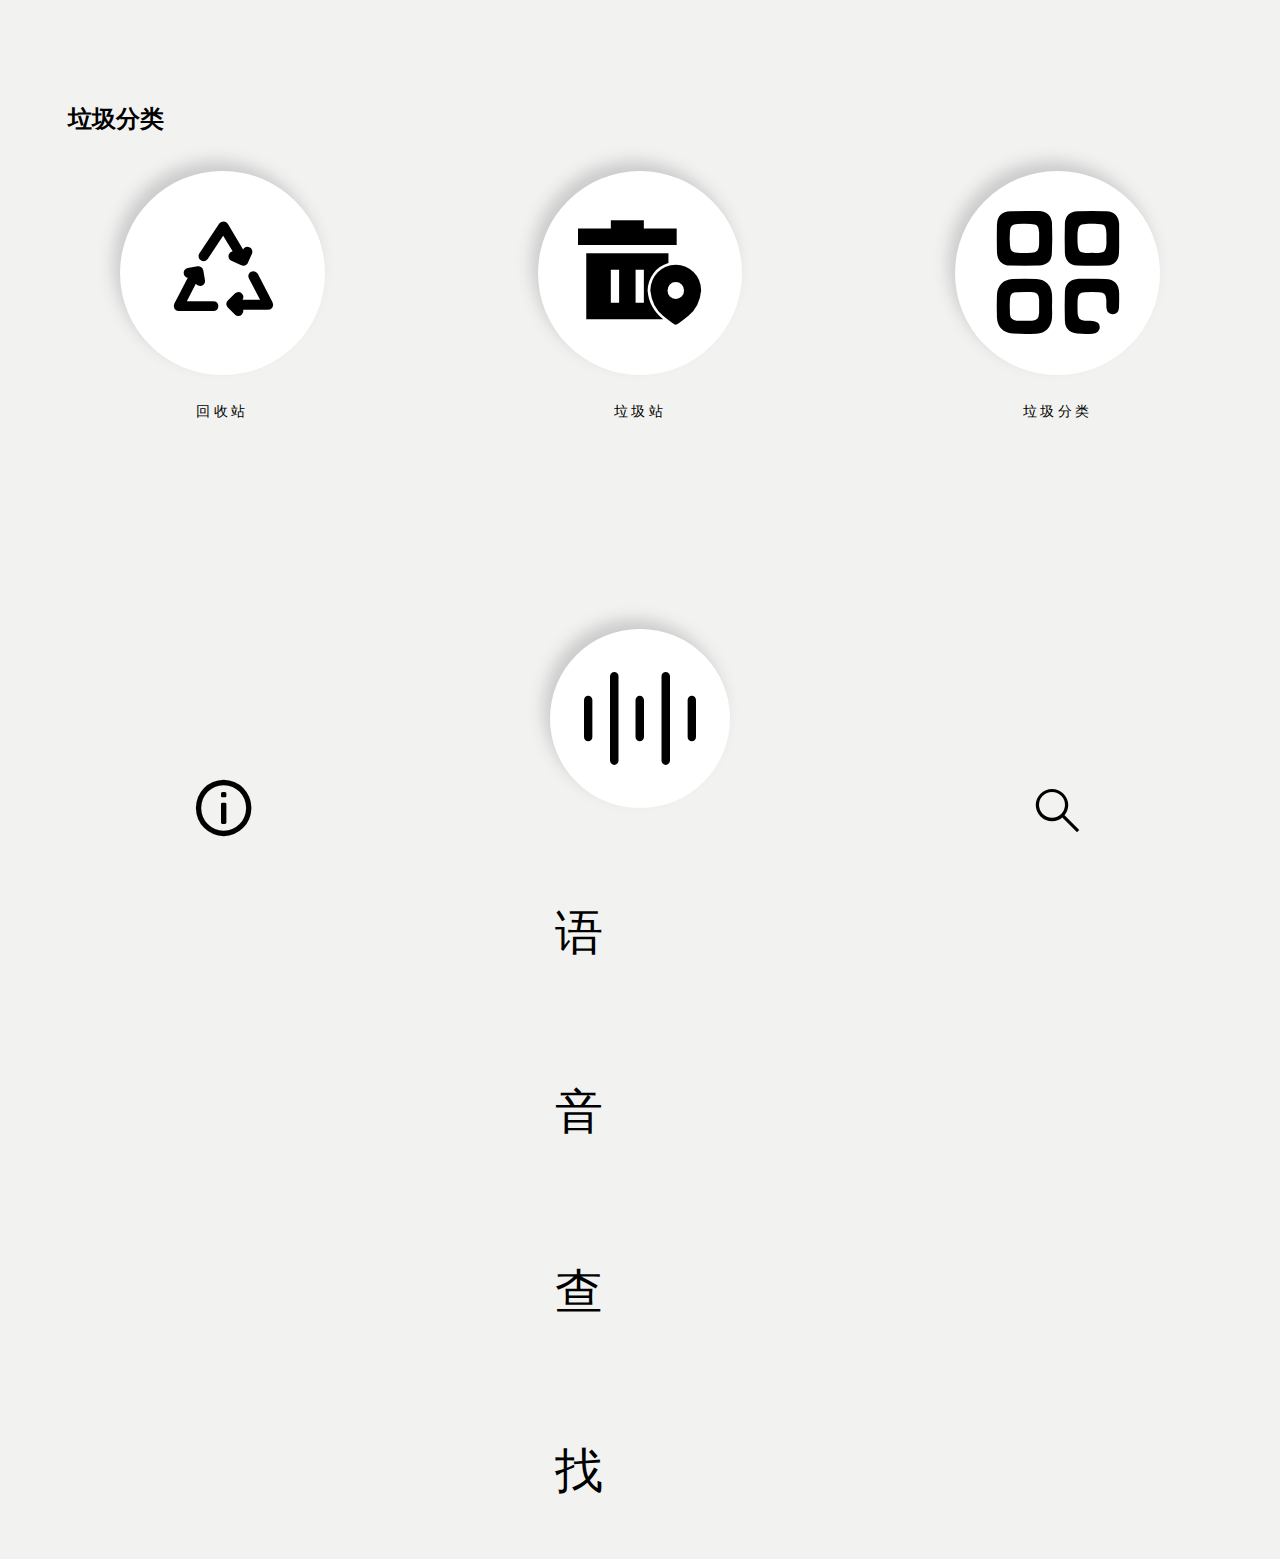
<file: index.html>
<!DOCTYPE html>
<html>
<head>
    <meta charset="utf-8">
    <meta name="viewport" content="width=device-width,initial-scale=1,minimum-scale=1,maximum-scale=1,user-scalable=no" />
	<link rel="stylesheet" href="./css/iconfont.css">
	<link href="css/mui.min.css" rel="stylesheet"/>
	<link href="css/common.css" rel="stylesheet"/>
	<link rel="stylesheet" href="css/index.css">
    <title></title>
</head>
<body>
	
	<header>
		<div class="title"><h3>垃圾分类</h3></div>
		<div class="content">
			<ul>
				<li class='recycleBin'>
					<i class="iconfont icon-huishouzhan"></i>
				<span>回收站</span>
				</li>
				<li class='refuseBin'>
					<i class="iconfont icon-lajizhan-s"></i>
				<span>垃圾站</span>
				</li>
				<li class="classifyList">
					<i class="iconfont icon-caidan"></i>
				<span>垃圾分类</span>
				</li>
			</ul>
		</div>
	</header>
	
	<footer>
		<div class="about"><i class="iconfont icon-guanyu"></i></div>
		<div class="voice"><i class="iconfont icon-yuyinhecheng" id="voice"><span>语音查找</span></i></div>
		<div class="search"><i class="iconfont icon-icon-" id="search"></i></div>
	</footer>
	
	
	<script src="js/mui.min.js"></script>
	<script src="js/flexible.js"></script>
	<script type="text/javascript" charset="utf-8">
	  	mui.init();
		mui.plusReady(function() {
			plus.navigator.setStatusBarBackground('#F2F3F3');
			
			//触发语音识别
		
			mui('footer').on('tap', '#voice', function() {
				let options = {
					punctuation: false
				}
				plus.speech.startRecognize( options, function(data) {
					//success 跳转页面
					mui.openWindow({
						url: "detail.html",
						id: "detail",
						extras: {
							title: encodeURI(data)
						}
					})
				}, function() {
					//failure
					mui.toast('语音识别失败~请重试!!!')
				});
			})
			 
		//跳转到搜索页
		mui('footer').on('tap', "#search", function() {
			mui.openWindow({
				url: "search.html",
				id: "search"
			})
		})
			
			//跳转到分类页
			mui('.classifyList').on('tap', 'i', function() {
				mui.openWindow({
					url: "classify.html",
					id: "classify"
				})
			})
			
			//弹出关于信息
			mui('.about').on('tap', 'i', function() {
				mui.alert('此App致力于做您身边最懂垃圾分类的助手！一键垃圾查询即可快速精准定位干垃圾、湿垃圾、有害垃圾、可回收物的准确分类，垃圾分类处理轻松无忧。', '', ['确定'], function(e) {
					
				}, 'div')
			})
			
			mui('.refuseBin').on('tap', 'i', function() {
				mui.alert('对不起，此功能还未开放！' , '', ['确定'], function(e) {
					
				})
			}, 'div')
			
			mui('.recycleBin').on('tap', 'i', function() {
				mui.alert('对不起，此功能还未开放！' , '' , ['确定'], function(e) {
					
				})
			}, 'div')
			
		})
			
		
	</script>
</body>
</html>
</file>
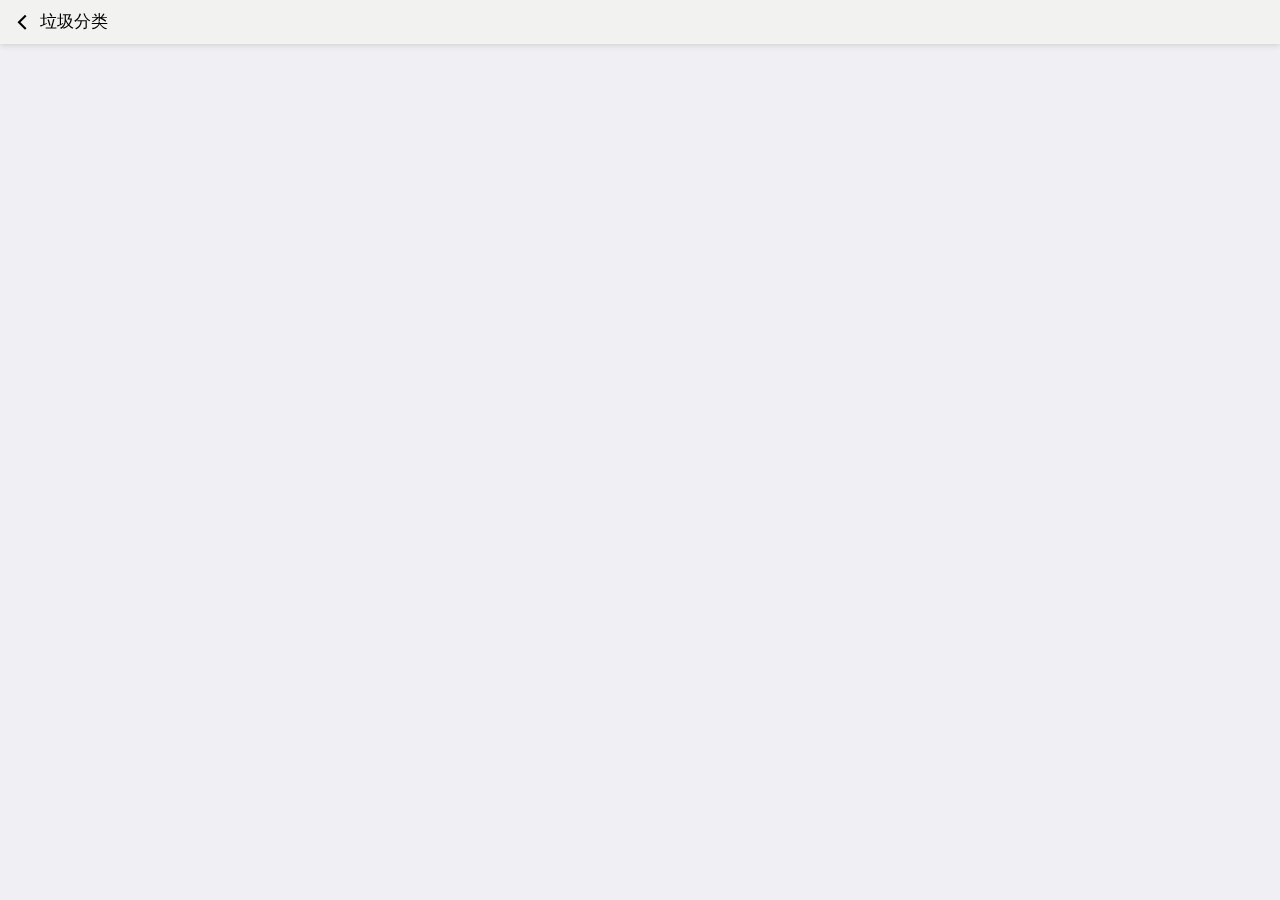
<file: classify.html>
<!doctype html>
<html>

	<head>
		<meta charset="utf-8">
		<title></title>
		<meta name="viewport" content="width=device-width,initial-scale=1,minimum-scale=1,maximum-scale=1,user-scalable=no" />
		<link href="css/mui.css" rel="stylesheet" />
		<link href="css/common.css" rel="stylesheet"/>
		<link rel="stylesheet" href="css/classify.css">
	</head>

	<body>
		<div class="container">
		<header class="mui-bar mui-bar-nav">
			<a class="mui-action-back mui-icon mui-icon-left-nav mui-pull-left"></a>
			<h1 class="mui-title">垃圾分类</h1>
		</header>
		
		<section>
			<div class="mui-slider">
			  <div class="mui-slider-group" id="muiGroup">
			    

			  </div>
			</div>
			
			<div class="scroll-list">
			<div class="mui-scroll-wrapper">
				<div class="mui-scroll">
					<!--这里放置真实显示的DOM内容-->
					<ul class="list mui-table-view" id='slideItem'>
						<!-- <li>111111</li>
						<li>111111</li>
						<li>111111</li>
						<li>111111</li>
						<li>111111</li>
						<li>111111</li>
						<li>111111</li>
						<li>111111</li>
						<li>111111</li>
						<li>111111</li>
						<li>111111</li>
						<li>111111</li>
						<li>111111</li>
						<li>111111</li>
						<li>111111</li>
						<li>111111</li>
						<li>111111</li>
						<li>111111</li>
						<li>111111</li>
						<li>111111</li>
						<li>111111</li>
						<li>111111</li>
						<li>111111</li>
						<li>111111</li>
						<li>111111</li> -->
					</ul>
				</div>
			</div>
			</div>
		</section>
		</div>
		
		<script src="js/mui.js"></script>
		<script src="js/flexible.js"></script>
		<script type="text/javascript">
			mui.init()
			mui.plusReady(function () {
				
				//垃圾分类数据请求
				mui.ajax('http://apis.juhe.cn/rubbish/category', {
					dataType: 'json',
					data: {
						key: 'dfe7a5dc90a9be32d35d15d5a06eb619'
						
					},
					success: function(data) {
						var result = data.result
						mui.each(result, function(index, item) {
							var muiGroup = document.getElementById('muiGroup')
							muiGroup.innerHTML += `
							<div class="mui-slider-item">
							  <div>
							  <h3>${item.name}</h3>
							  <p>${item.explain}</p>
							  </div>
							</div>
							`
						})
						
						//调用显示数据的函数
						fAddList(result[0])
						
						//滑动
						mui('.mui-slider').slider().gotoItem(0);
						
						//滑动事件操作
						document.querySelector('.mui-slider').addEventListener('slide', function(e) {
							//滑动到了第几个
							fAddList(result[e.detail.slideNumber])
						})
					}
				})
				
			    //滑动函数
				mui('.mui-scroll-wrapper').scroll()
				
				//滑动展示相应的内容
				function fAddList(options) {
					var sHtml = ''
					var newArr = options.common.split('、')
					mui.each(newArr, function(index, item) {
						sHtml += `
						<li data-title='${item}' class='mui-table-view-cell'>${item}</li>
						`
					})
					document.getElementById('slideItem').innerHTML = sHtml
				}
				
				//点击列表跳转页面
				mui('#slideItem').on('tap', 'li', function() {
					var dataTitle = this.getAttribute('data-title')
					mui.openWindow({
						url: "detail.html",
						id: "detail",
						extras: {
							title: encodeURI(dataTitle)
						}
					})
				})
				
			})
		</script>
	</body>

</html>
</file>
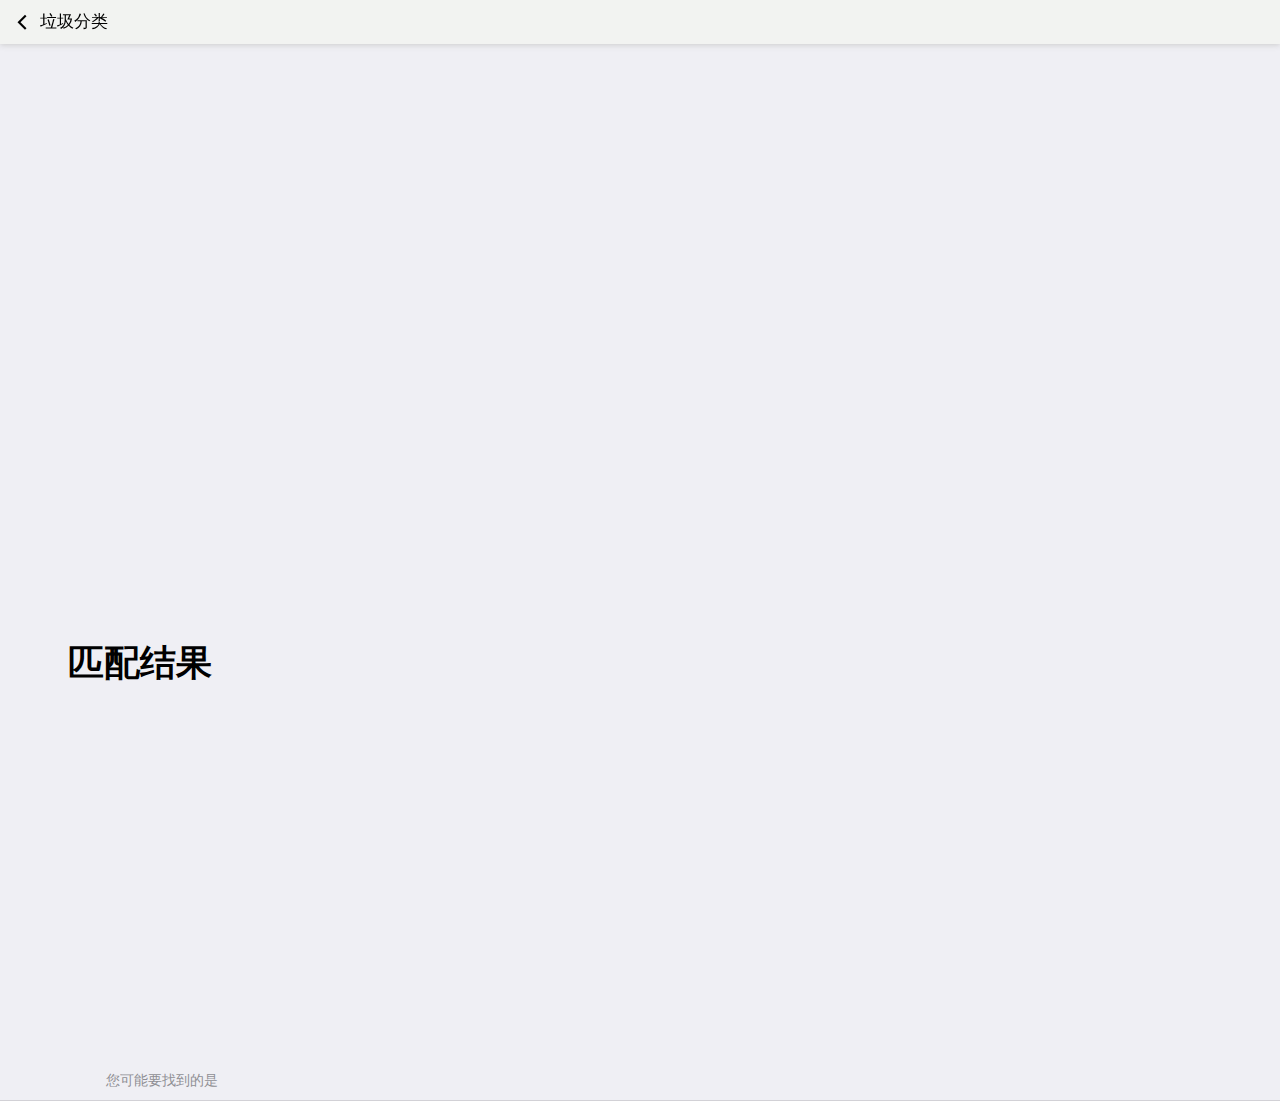
<file: detail.html>
<!doctype html>
<html>

	<head>
		<meta charset="utf-8">
		<title></title>
		<meta name="viewport" content="width=device-width,initial-scale=1,minimum-scale=1,maximum-scale=1,user-scalable=no" />
		<link href="css/mui.css" rel="stylesheet" />
		<link href="css/common.css" rel="stylesheet"/>
		<link href="css/detail.css" rel="stylesheet"/>
	</head>

	<body>
		
		<header class="mui-bar mui-bar-nav">
			<a class="mui-action-back mui-icon mui-icon-left-nav mui-pull-left"></a>
			<h1 class="mui-title">垃圾分类</h1>
		</header>
		
		<section>
			<h1>匹配结果</h1>
			<div class="detail-title" id="detail-title">
			<!-- <p></p>
			<h3></h3> -->
			</div>
			<div class="datail-list" id="detail-list">
				<p class="detail-list-title">您可能要找到的是</p>
				<ul class="mui-table-view datail-list">
					</ul>
			</div>
		</section>
		
		<script src="js/mui.js"></script>
		<script src="js/flexible.js"></script>
		<script type="text/javascript">
			mui.init();
			mui.plusReady(function() {
				//接收主页面传过来的值
				var self = plus.webview.currentWebview();
				var title = decodeURI(self.title);
				var detailTitle = document.getElementById("detail-title");
				var detailList = document.getElementById("detail-list");
				
				
				//请求接口
				mui.ajax('http://apis.juhe.cn/rubbish/search', {
					dataType: 'json',
					data: {
						key: 'dfe7a5dc90a9be32d35d15d5a06eb619',
						q: title
					},
				    success: function(data) {
						var result = data.result
						if(!result) {
							detailTitle.innerHTML = `
							<p>垃圾君正在查阅资料,请稍后查看</p>
							<h3>未知垃圾</h3>
							`
							return false
						}
						//有数据的情况下
						mui.each(result, function(index, item) {
							if(item.itemName == title) {
								detailTitle.innerHTML = `
								<p>${item.itemName}为</p>
								<h3>${item.itemCategory}</h3>
								`
							}else{
								detailList.innerHTML += `
								<li class="mui-table-view-cell">
									<a class="mui-navigate-right">
										<p>${item.itemName}</p>
										<p>${item.itemCategory}</p>
									</a>
								</li>
								`
							}
						})
						}
					})
			})
		</script>
	</body>

</html>
</file>
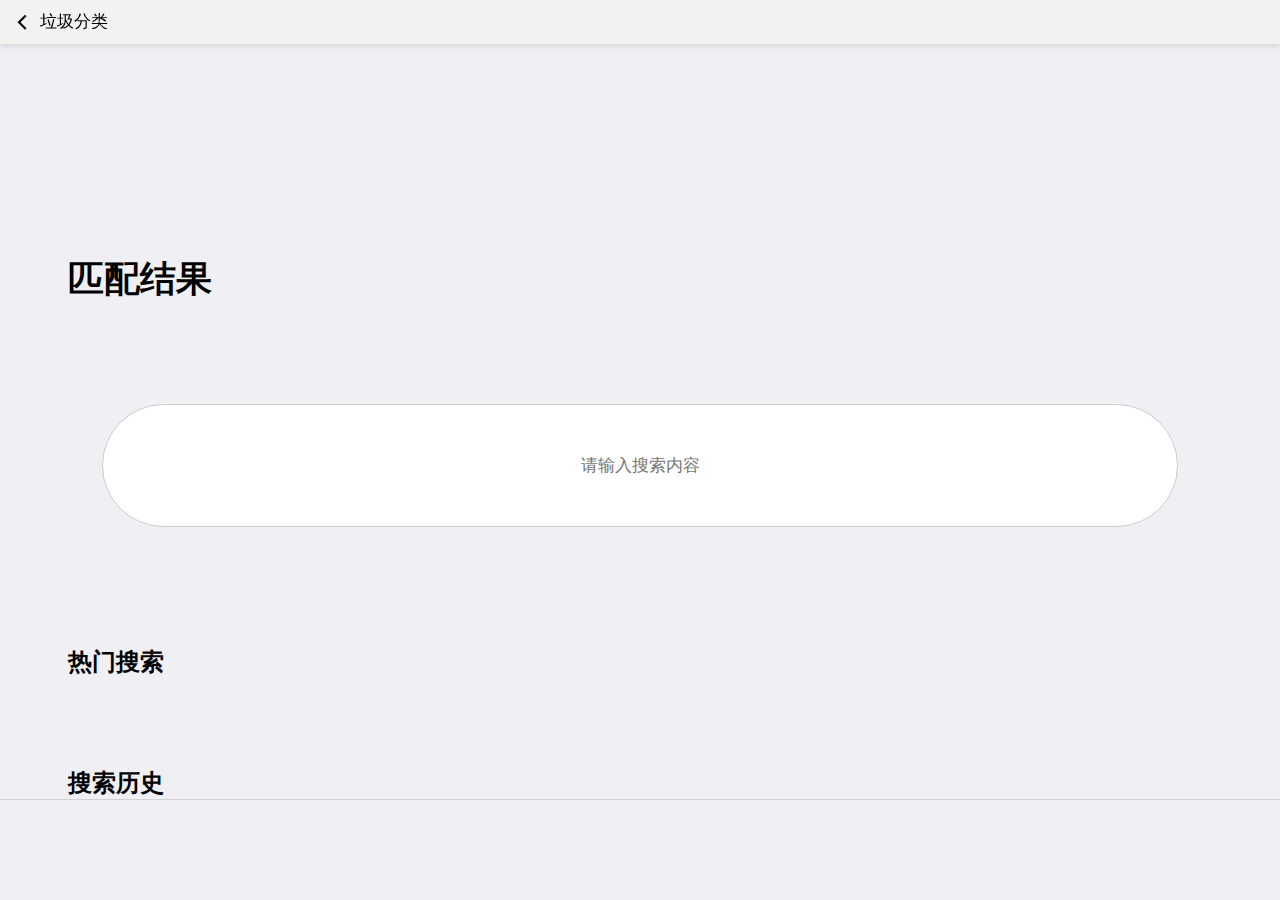
<file: search.html>
<!doctype html>
<html>

	<head>
		<meta charset="utf-8">
		<title></title>
		<meta name="viewport" content="width=device-width,initial-scale=1,minimum-scale=1,maximum-scale=1,user-scalable=no" />
		<link href="css/mui.css" rel="stylesheet" />
		<link href="css/common.css" rel="stylesheet"/>
		<link href="css/search.css" rel="stylesheet"/>
	</head>

	<body>
		<header class="mui-bar mui-bar-nav">
			<a class="mui-action-back mui-icon mui-icon-left-nav mui-pull-left"></a>
			<h1 class="mui-title">垃圾分类</h1>
		</header>
		
		<section class="match-result">
			<h1>匹配结果</h1>
			<div class="search-input">
				<form action="" onsubmit="return false" id="formSearch">
				<input type="text"   id="searchInput" autofocus="autofocus" placeholder="请输入搜索内容">
				</form>
			</div>
		</section>
		
		<section class="search-list">
			<div class="hot-search">
				<h3>热门搜索</h3>
				<ul id="hot-search-list">
					
				</ul>
			</div>
			<div class="history-search" id="historyList">
				<h3>搜索历史</h3>	
						<ul class="mui-table-view">
								<!-- <li class="mui-table-view-cell">
									<a class="mui-navigate-right">
										Item 1
									</a>
								</li> -->
							</ul>
				</div>
		</section>
		
		<script src="js/mui.js"></script>
		<script src="js/flexible.js"></script>
		<script type="text/javascript">
			mui.init({
				  gestureConfig:{
					  longtap: true
				  }
			})
			mui.plusReady(function() {
				var sHtmlLi = ''
				//一旦进入页面,就需要读取本地存储的内容
				var storage = localStorage
				fGetStorage()
				// storage.clear()
				// console.log(storage.getItem('historySearch'))
				
				//热门搜索
				mui.ajax('http://apis.juhe.cn/rubbish/hotSearch', {
					dataType: 'json',
					data: {
						key: 'dfe7a5dc90a9be32d35d15d5a06eb619'
					},
					success: function(data) {
						// console.log(JSON.stringify(data));
						var result = data.result;
						mui.each(result, function(index, item) {
							var hotSaerchList = document.getElementById('hot-search-list')
							hotSaerchList.innerHTML += `
							<li data-title='${item.itemName}'>${item.itemName}</li>
							`
						})
					}
				})
				
				//点击热门搜索,进入详情页
				mui('#hot-search-list').on("tap", 'li', function() {
					var dataTitle = this.getAttribute('data-title')
					//调用跳转函数,跳转页面
					fOpenWindow(dataTitle)
					//设置本地存储
					fSetStorage(dataTitle)
					//读取本地存储
					fGetStorage()
				})
				
				//键盘事件
				mui('.search-input').on('keypress', '#formSearch', function(e) {
					
						var keyCode = e.keyCode
						//获取input搜索框的输入值
						var inputValue = document.getElementById('searchInput').value
						//点击了搜索按钮,进入搜索状态
						if (keyCode == 13) {
							//调用跳转函数,跳转页面
							fOpenWindow(inputValue)
							//设置本地存储
							fSetStorage(inputValue)
							//读取本地存储
							fGetStorage()
							//收起软键盘
							document.activeElement.blur();
						}
						
				})
				
				
				//点击页面空白处,收起软键盘
				window.addEventListener('touchstart', function() {
					document.activeElement.blur();
				}.false);
				
				//点击搜索历史,跳转到详情页
				mui('.mui-table-view').on('tap', 'li', function() {
					
					var dataTitle = this.getAttribute('data-title')
					//跳转页面
					fOpenWindow(dataTitle)
				})
				
				//向左滑动删除历史
				mui('.mui-table-view').on('longtap', 'li', function() {
					var deleteItem = this
					//弹出确定框
					mui.confirm('是否删除历史记录','',['取消','确认'],function (e) {
						if (e.index == 1){
							deleteHistory(deleteItem)
						}
				},'div')
					
				})
				
				//删除历史函数
				function deleteHistory(val) {
					//删除对应的列表元素
					val.remove()
				}
				
				//封装跳转到详情页的函数
				function fOpenWindow(val) {
					mui.openWindow({
						url: "detail.html",
						id: "detail",
						extras: {
							title: encodeURI(val)
						}
					})
				}
				
				/**本地持久化存储
				 * 1.设置
				 * 2.读取
				 * */
				
				//本地存储 读取操作
				function fGetStorage() {
					//清空
					sHtmlLi = ''
					//如果本地存储没有key,就设置,如果有key就获取
					if( !storage.getItem('historySearch')) {
						storage.setItem('historySearch', '[]')
					}
					//如果有,循环遍历渲染到页面
					var arr = JSON.parse(storage.getItem('historySearch'))
					mui.each(arr, function(index, item) {
						sHtmlLi += `
						<li class="mui-table-view-cell" data-title=${item}>
							<a class="mui-navigate-right">
								${item}
							</a>
						</li>
						`
					})
					document.querySelector('.mui-table-view').innerHTML = sHtmlLi
				}
				
				//本地存储 设置操作
				function fSetStorage(val) {
					//获取之前是否有数据
					var arr = JSON.parse( storage.getItem('historySearch'))
					//去重
					var arrFilter = arr.filter( function(item) {
						return item.indexOf( val ) < 0
					})
					//添加到新数组中
					arrFilter.unshift( val )
					//重新更新本地存储数据
					storage.setItem('historySearch', JSON.stringify(arrFilter))
				}
				
			})
		</script>
	</body>

</html>
</file>
<file: css/iconfont.css>
@font-face {font-family: "iconfont";
  src: url('../fonts/iconfont.eot?t=1615368156228'); /* IE9 */
  src: url('../fonts/iconfont.eot?t=1615368156228#iefix') format('embedded-opentype'), /* IE6-IE8 */
  url('[data-uri]') format('woff2'),
  url('../fonts/iconfont.woff?t=1615368156228') format('woff'),
  url('../fonts/iconfont.ttf?t=1615368156228') format('truetype'), /* chrome, firefox, opera, Safari, Android, iOS 4.2+ */
  url('../fonts/iconfont.svg?t=1615368156228#iconfont') format('svg'); /* iOS 4.1- */
}

.iconfont {
  font-family: "iconfont" !important;
  font-size: 16px;
  font-style: normal;
  -webkit-font-smoothing: antialiased;
  -moz-osx-font-smoothing: grayscale;
}

.icon-icon-:before {
  content: "\e60b";
}

.icon-yuyinhecheng:before {
  content: "\e624";
}

.icon-guanyu:before {
  content: "\e7e8";
}

.icon-time:before {
  content: "\e62b";
}

.icon-caidan:before {
  content: "\e648";
}

.icon-lajizhan-s:before {
  content: "\e615";
}

.icon-huishouzhan:before {
  content: "\e6cd";
}
</file>
<file: css/common.css>
*{
	maring: 0;
}
ul{
	list-style: none;
}
a{
	text-decoration: none;
}
span{
	letter-spacing: 0.026666rem;
}
</file>
<file: css/index.css>
body{
	background-color: #f2f3f1;
	}
	header h3{
	padding-top: 0.8rem;
	padding-left: 0.5333rem;
	}
	.content ul{
			display: flex;
			justify-content: space-around;
			text-align: center;
			padding: 0.213333rem 0.106666rem
		}
		.content ul li i{
			display: inline-block;
			width: 1.6rem;
			height: 1.6rem;
			line-height: 1.6rem;
			font-size: 1.2rem!important;
			border-radius: 50%;
			background-color: #FFFFFF;
			box-shadow: -0.053333rem -0.08rem 0.12rem #ccc;
		}
		.content ul li span{
			display: block;
			font-size: 14px;
			font-weight: 400;
			margin-top: 0.2rem;
		}
		footer{
			width: 100%;
			position: absolute;
			bottom: 60px;
			display: flex;
			justify-content: space-around;
			text-align: center;
		}
		footer i{
			width: 0.5rem;
			height:0.5rem;
			line-height: 0.5rem;
			font-size: 0.5rem !important
		}
		footer .voice i{
			width: 1.4rem;
			height: 1.4rem;
			line-height: 1.4rem;
			font-size: 1rem!important;
			border-radius: 100%;
			background-color: #FFFFFF;
			box-shadow: -0.053333rem -0.08rem 0.12rem #ccc;
			position: absolute;
			left: 43%;
			bottom: 50%;
		}
		footer .voice span{
			display: block;
			margin-top: 0.266666rem;
			font-size: 0.373333rem;
			width: 60px;
		}
</file>
<file: css/classify.css>
.mui-bar{
	background-color: #f2f3f1;
}
.mui-bar .mui-title{
	text-align: left!important;
}
a,a:active{
	color: #000;
}
.container{
	display: flex;
	flex-direction: column;
	width: 100vw;
	height: 100vh;
	overflow: hidden;
}
header{
	height: 1.173333rem;
}
section{
	display: flex;
	flex-direction: column;
	flex: 1;
	padding-top: 1.173333rem;
}
.mui-slider-item{
	padding: 0.533333rem;
	color: #fff;
}
.mui-slider-item p{
	color: #fff;
}
.mui-slider-item > div{
	padding: 0.533333rem;
	background-color: #AB5704;
	border-radius: 12px;
}
.scroll-list{
	position: relative;
	flex: 1;
}
.list{
	background-color: #F2F3F1;
}
.list li{
	padding: 0.266666rem 0.533333rem;
}
</file>
<file: css/detail.css>
.mui-bar{
	background-color: #f2f3f1;
}
.mui-bar .mui-title{
	text-align: left!important;
}
a,a:active{
	color: #000;
}
section h1{
	padding-left: 0.533333rem;
	padding-top: 5rem;
}
.detail-title{
	text-align: center;
	padding: 1.5rem 0;
}
.detail-list{
	padding: 0 0.533333rem;
}
.detail-list-title{
	display: inline-block;
	padding-left: 0.826666rem;
}
.detail-list a{
	font-size: 0.426666rem;
	color: #000;
}
.mui-table-view{
	background-color: #f2f3f1!important;
}
</file>
<file: css/search.css>
.mui-bar{
	background-color: #f2f3f1;
}
.mui-bar .mui-title{
	text-align: left!important;
}
a,a:active{
	color: #000;
}
.match-result h1{
	padding-top: 2rem;
	padding-left: 0.533333rem;
}
.search-input{
	padding: 0.8rem;
}
.search-input input{
	display: inline-block;
	height: 0.96rem!important;
	text-align: center;
	border: 1px solid #ccc;
	border-radius: 1.333333rem;
	background-color: #FFFFFF;
}
.hot-search h3{
	padding: 0 0.533333rem;
	font: 0.48rem;
}
.hot-search ul{
	display: flex;
	flex-wrap: wrap-reverse;
	padding-right: 0.533333rem;
	padding-left: 0;
}
.hot-search ul li{
	font-size: 0.32rem;
	background-color: #E1E2E1;
	margin-left: 0.533333rem;
	margin-top: 0.266666rem;
	padding: 0.08rem 0.106666rem;
}
.history-search{
	padding: 0.533333rem 0;
}
.history-search h3{
	padding-left: 0.533333rem;
	font: 0.48rem;
}
.mui-table-view{
	background-color: #F2F3F1!important;
}
.mui-table-view-cell{
	padding: 0.266666rem 0.533333rem;
	margin:0 0;
}
</file>
